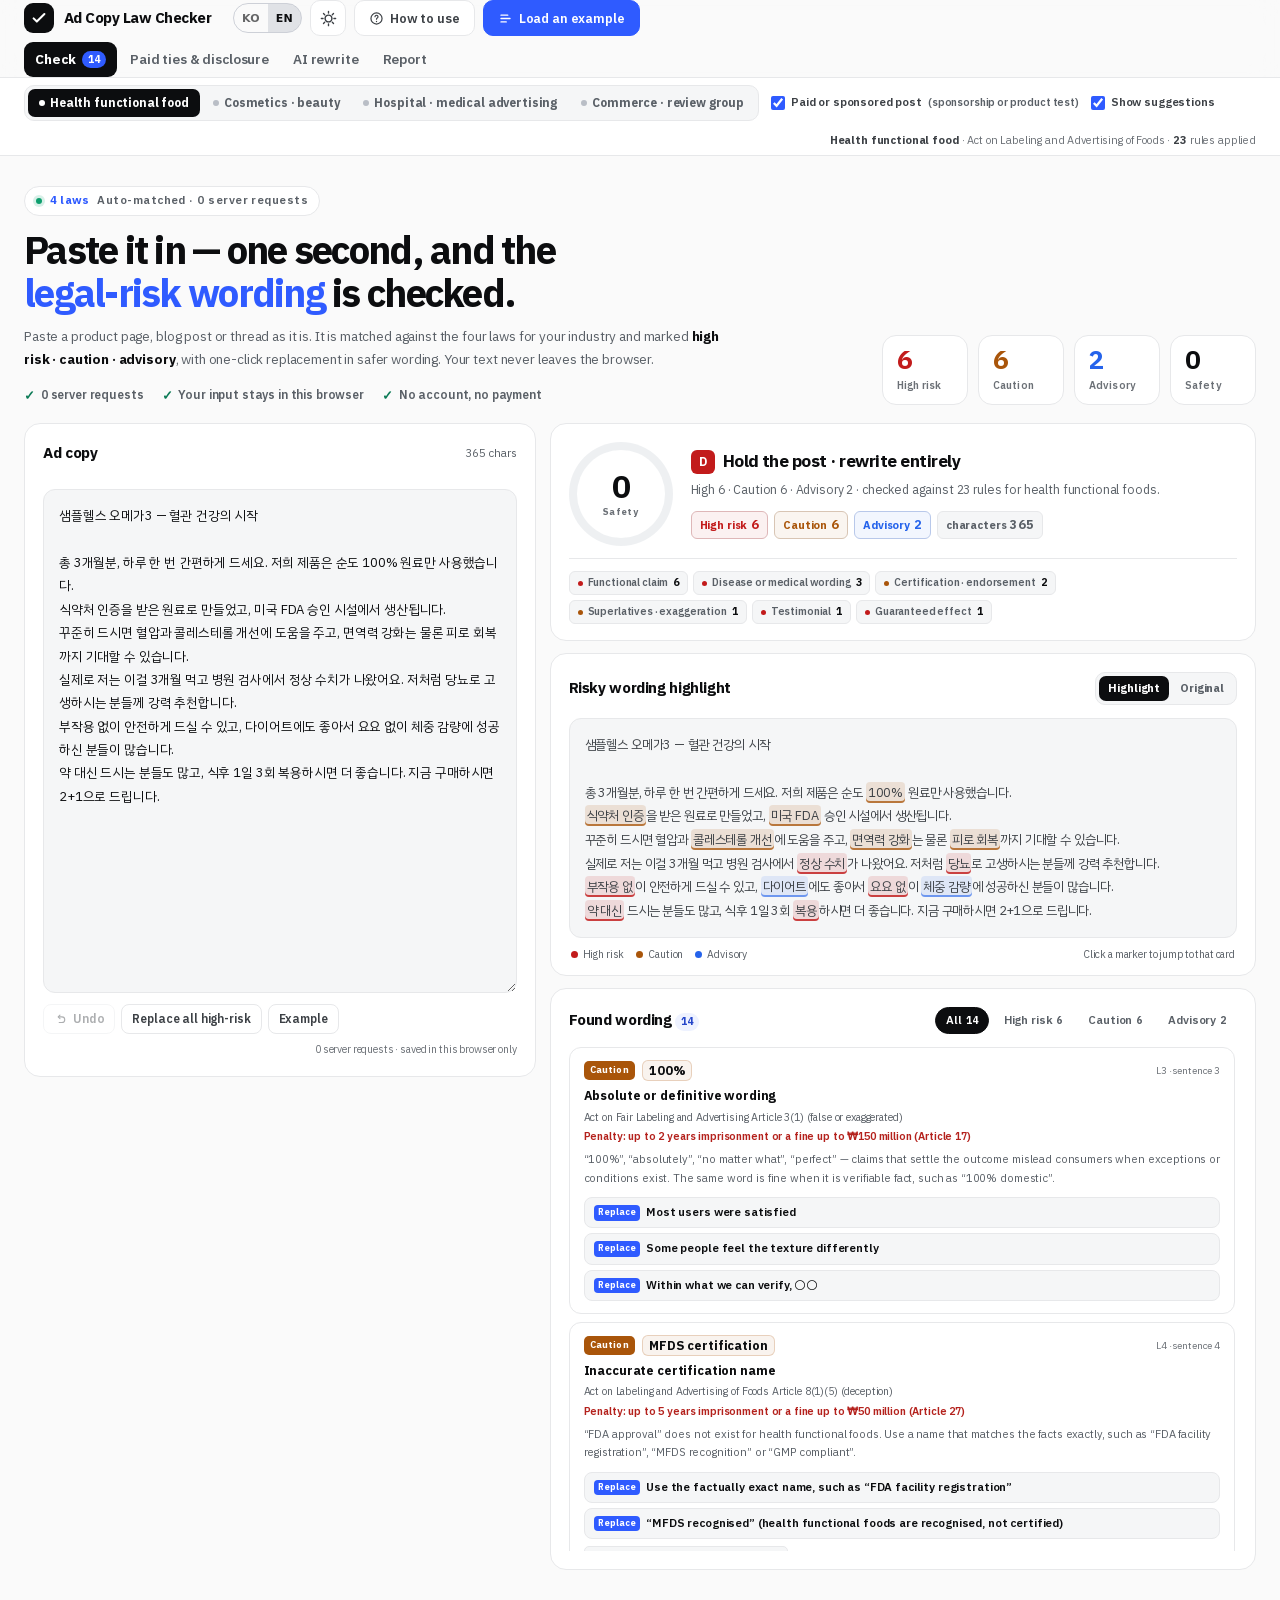
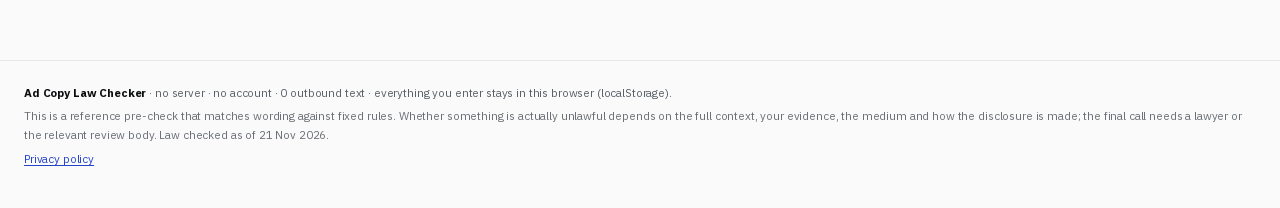
<file: index.html>
<!DOCTYPE html>
<html lang="ko" data-theme="light">
<head>
<meta charset="utf-8" />
<meta name="viewport" content="width=device-width, initial-scale=1, viewport-fit=cover" />
<title>광고 문구 법률 검수기 — 표시광고법·식품표시광고법·화장품법·의료법 금칙어 1초 점검</title>
<meta name="description" content="상세페이지·블로그·스레드 글을 붙여넣으면 표시광고법·식품표시광고법·화장품법·의료법상 위험 표현을 고위험·주의·권고로 표시하고 안전한 대체 문구로 1클릭 치환합니다. 대가성(협찬·광고) 문구 자동 점검·삽입, 내 구독 AI 교정 브리지, 클라이언트용 검수 리포트까지. 본문은 서버로 전송되지 않습니다." />
<meta name="theme-color" content="#FFFFFF" />
<meta name="color-scheme" content="light dark" />
<link rel="icon" href="favicon.svg" type="image/svg+xml" />
<link rel="stylesheet" href="styles.css" />
<script src="i18n-strings.js"></script>
<script src="engines/i18n.js"></script>
</head>
<body>
<a class="skip-link" href="#main">본문으로 바로가기</a>

<header class="topbar">
  <div class="topbar-inner">
    <a class="brand" href="#" data-action="go-scan" aria-label="광고 문구 법률 검수기 홈">
      <span class="brand-mark" aria-hidden="true">
        <svg viewBox="0 0 20 20" width="17" height="17"><path d="M4 10.4l3.6 3.6L16 5.6" fill="none" stroke="currentColor" stroke-width="2.3" stroke-linecap="round" stroke-linejoin="round"/></svg>
      </span>
      <span class="brand-text">
        <strong>광고 문구 법률 검수기</strong>
        <small>AD COPY LAW CHECKER</small>
      </span>
    </a>

    <nav class="tabs" role="tablist" aria-label="주요 화면">
      <button class="tab is-active" role="tab" aria-selected="true" data-tab="scan">검수<span class="tab-count" id="tabScanCount" hidden>0</span></button>
      <button class="tab" role="tab" aria-selected="false" data-tab="disclosure">대가성·고지</button>
      <button class="tab" role="tab" aria-selected="false" data-tab="bridge">AI 교정</button>
      <button class="tab" role="tab" aria-selected="false" data-tab="report">검수 리포트</button>
    </nav>

    <div class="top-actions">
      <button type="button" class="icon-btn" data-action="toggle-theme" aria-label="다크 모드로 전환" title="라이트/다크">
        <svg class="ico-sun" viewBox="0 0 20 20" width="17" height="17" aria-hidden="true"><circle cx="10" cy="10" r="4" fill="none" stroke="currentColor" stroke-width="1.7"/><path d="M10 1.6v2M10 16.4v2M1.6 10h2M16.4 10h2M4.1 4.1l1.4 1.4M14.5 14.5l1.4 1.4M15.9 4.1l-1.4 1.4M5.5 14.5l-1.4 1.4" stroke="currentColor" stroke-width="1.6" stroke-linecap="round"/></svg>
        <svg class="ico-moon" viewBox="0 0 20 20" width="17" height="17" aria-hidden="true"><path d="M16.5 12.4A7 7 0 0 1 7.6 3.5a7 7 0 1 0 8.9 8.9z" fill="none" stroke="currentColor" stroke-width="1.7" stroke-linejoin="round"/></svg>
      </button>
      <button type="button" class="btn btn-ghost" data-action="open-guide">
        <svg viewBox="0 0 20 20" width="15" height="15" aria-hidden="true"><circle cx="10" cy="10" r="7.4" fill="none" stroke="currentColor" stroke-width="1.6"/><path d="M8 7.6a2 2 0 1 1 3 1.8c-.7.4-1 .9-1 1.6" fill="none" stroke="currentColor" stroke-width="1.6" stroke-linecap="round"/><circle cx="10" cy="14" r=".9" fill="currentColor"/></svg>
        <span class="btn-label">사용법</span>
      </button>
      <button type="button" class="btn btn-primary" data-action="load-sample">
        <svg viewBox="0 0 20 20" width="15" height="15" aria-hidden="true"><path d="M4 5.5h9M4 10h12M4 14.5h7" stroke="currentColor" stroke-width="1.8" stroke-linecap="round"/></svg>
        <span class="btn-label">예시 불러오기</span>
      </button>
    </div>
  </div>
</header>

<div class="industry-bar">
  <div class="ib-inner">
    <div class="seg industry-seg" id="industrySeg" role="group" aria-label="업종 선택"></div>
    <div class="ib-opts">
      <label class="check"><input type="checkbox" id="optSponsored" checked /> 대가를 받은 글 <span class="muted">(협찬·체험단)</span></label>
      <label class="check"><input type="checkbox" id="optInfo" checked /> 권고까지 보기</label>
    </div>
    <div class="ib-meta" id="ibMeta"></div>
  </div>
</div>

<main id="main" tabindex="-1">
  <!-- ── 검수 ─────────────────────────────────────────── -->
  <section class="view" id="view-scan" role="tabpanel" aria-label="검수">
    <div class="view-head">
      <div class="view-title">
        <span class="eyebrow"><i class="live-dot"></i><b>4개 법규</b> 자동 대조 · 서버 전송 0건</span>
        <h1 data-i18n-en="Paste it in — one second, and the <em>legal-risk wording</em> is checked.">붙여넣으면 1초, <em>법률 위험 표현</em> 검수</h1>
        <p class="sub" data-i18n-en="Paste a product page, blog post or thread as it is. It is matched against the four laws for your industry and marked <b>high risk · caution · advisory</b>, with one-click replacement in safer wording. Your text never leaves the browser.">상세페이지·블로그·스레드 글을 그대로 붙여넣으세요. 업종별 4대 법규 규칙과 대조해 <b>고위험·주의·권고</b>로 표시하고, 위험이 낮은 문구로 1클릭 치환합니다. 본문은 브라우저 밖으로 나가지 않습니다.</p>
        <div class="trust">
          <span><b>✓</b> 서버 전송 0건</span>
          <span><b>✓</b> 입력값은 이 브라우저에만</span>
          <span><b>✓</b> 계정·결제 없음</span>
        </div>
      </div>
      <div class="summary" id="scanSummary"></div>
    </div>

    <div class="scan-grid">
      <div class="panel input-panel">
        <div class="panel-head">
          <h2>광고 문구</h2>
          <span class="muted" id="charCount">0자</span>
        </div>
        <textarea id="adText" spellcheck="false" aria-label="검수할 광고 문구"
          placeholder="여기에 광고 문구를 붙여넣으세요.&#10;&#10;예) &#10;샘플헬스 오메가3 — 혈관 건강의 시작&#10;꾸준히 드시면 콜레스테롤 개선에 도움을 주고, 면역력 강화까지 기대할 수 있습니다.&#10;부작용 없이 안전하게 드실 수 있습니다."></textarea>
        <div class="input-foot">
          <div class="undo-group">
            <button type="button" class="btn btn-ghost btn-sm" id="undoBtn" data-action="undo" disabled>
              <svg viewBox="0 0 20 20" width="13" height="13" aria-hidden="true"><path d="M7 6H12.2a4.3 4.3 0 0 1 0 8.6H8" fill="none" stroke="currentColor" stroke-width="1.7" stroke-linecap="round"/><path d="M9.2 3.4L6.4 6l2.8 2.6" fill="none" stroke="currentColor" stroke-width="1.7" stroke-linecap="round" stroke-linejoin="round"/></svg>
              되돌리기
            </button>
            <button type="button" class="btn btn-ghost btn-sm" data-action="apply-all">고위험 일괄 치환</button>
            <button type="button" class="btn btn-ghost btn-sm" data-action="load-sample">예시</button>
          </div>
          <span class="input-note" id="inputNote">서버 전송 0건 · 저장은 이 브라우저에만</span>
        </div>
      </div>

      <div class="result-col">
        <div class="panel score-panel">
          <div class="score-main">
            <div class="gauge" id="gauge" style="--p:100;--gc:#0B7A55">
              <div class="gauge-inner">
                <b id="safetyNum">100</b>
                <span>안전도</span>
              </div>
            </div>
            <div class="score-text">
              <div class="score-top">
                <span class="badge grade a" id="gradeBadge">A</span>
                <strong id="gradeLabel">패턴 기준 통과</strong>
              </div>
              <p class="score-sub" id="scoreSub">아직 검수할 문구가 없습니다.</p>
              <div class="sev-chips" id="sevChips"></div>
            </div>
          </div>
          <div class="group-chips" id="groupChips"></div>
        </div>

        <div class="panel hl-panel">
          <div class="panel-head">
            <h2>위험 표현 하이라이트</h2>
            <div class="seg mini" id="hlSeg" role="group" aria-label="하이라이트 보기">
              <button type="button" data-hl="mark" class="is-on">하이라이트</button>
              <button type="button" data-hl="plain">원문</button>
            </div>
          </div>
          <div class="hl-body" id="hlView" aria-live="polite">
            <p class="hl-empty">왼쪽에 광고 문구를 붙여넣으면 위험한 표현에 색이 입혀집니다.</p>
          </div>
          <div class="hl-legend">
            <span><i class="dot high"></i>고위험</span>
            <span><i class="dot warn"></i>주의</span>
            <span><i class="dot info"></i>권고</span>
            <span class="muted">표시를 누르면 해당 카드로 이동합니다</span>
          </div>
        </div>

        <div class="panel findings-panel">
          <div class="panel-head">
            <h2>발견된 표현 <span class="count-pill" id="findingCount">0</span></h2>
            <div class="chip-row" id="sevFilter" role="group" aria-label="심각도 필터"></div>
          </div>
          <div class="findings" id="findingsList"></div>
          <div class="findings-empty" id="findingsEmpty">
            <p><strong>규칙 기준 위험 표현 0건입니다.</strong></p>
            <p class="muted">다만 이미지·영상 속 문구, 전체 맥락, 근거 자료는 검사하지 않습니다. 아래 체크리스트와 검수 리포트를 함께 확인하세요.</p>
          </div>
        </div>
      </div>
    </div>
  </section>

  <!-- ── 대가성·고지 ──────────────────────────────────── -->
  <section class="view" id="view-disclosure" role="tabpanel" aria-label="대가성·고지" hidden>
    <div class="view-head">
      <div class="view-title">
        <span class="eyebrow"><b>공정위</b> 추천·보증 심사지침 · 2026.6.1 시행</span>
        <h1 data-i18n-en="Paid disclosure · the <em>required notices</em>.">대가성 표시 · <em>필수 고지</em></h1>
        <p class="sub">공정위 「추천·보증 등에 관한 표시·광고 심사지침」(2026.6.1 시행)은 대가를 받은 후기의 <b>경제적 이해관계</b>를 제목이나 첫 부분에 표시하도록 합니다. 받은 내용을 고르면 문구가 만들어지고, 본문 맨 앞에 바로 넣을 수 있습니다.</p>
      </div>
      <div class="summary" id="discSummary"></div>
    </div>

    <div class="disc-grid">
      <div class="panel disc-form">
        <div class="panel-head"><h2>받은 내용</h2><span class="muted">해당하는 것 하나</span></div>
        <div class="check-grid kind-grid" id="kindGrid" role="group" aria-label="대가 유형"></div>

        <div class="field-row">
          <div class="field grow">
            <label for="brandName">업체·브랜드명 <span class="muted">(선택)</span></label>
            <input id="brandName" type="text" maxlength="40" placeholder="예: 샘플뷰티" autocomplete="off" />
          </div>
          <div class="field">
            <label for="mediaSel">올릴 곳</label>
            <select id="mediaSel"></select>
          </div>
        </div>

        <div class="disc-preview">
          <span class="preview-label">표시 문구</span>
          <p id="discSentence">본 게시물은 해당 업체로부터 제품을 무상으로 제공받아 작성했습니다.</p>
          <span class="preview-tip" id="discTip"></span>
        </div>

        <div class="prompt-actions">
          <button type="button" class="btn btn-primary btn-sm" data-action="insert-disclosure">본문 맨 앞에 넣기</button>
          <button type="button" class="btn btn-ghost btn-sm" data-action="copy-disclosure">문구 복사</button>
          <span class="muted" id="discState"></span>
        </div>

        <div class="guide-block">
          <h3 class="mini-title">표시 위치 — 지침이 정한 형식</h3>
          <ul class="rule-list">
            <li><b>제목 또는 첫 부분.</b> 본문과 구분되게, 글자 크기를 본문보다 크게 하거나 색을 달리합니다.</li>
            <li><b>댓글·더보기 뒤는 인정되지 않습니다.</b> 추가 동작이 필요한 위치는 표시로 보지 않습니다.</li>
            <li><b>사진 매체</b>는 사진 안에 넣거나, 본문 첫 부분에 넣습니다. 해시태그는 원칙적으로 첫 번째.</li>
            <li><b>동영상</b>은 제목·영상 시작과 끝에 넣고, 길면 5분마다 반복합니다.</li>
          </ul>
        </div>

        <div class="guide-block">
          <h3 class="mini-title">표시로 <em>인정되지 않는</em> 표현</h3>
          <div class="bad-words" id="badWords"></div>
          <p class="foot-note">위 단어는 지침이 "명확한 내용에 해당하지 않는 예시"로 든 것입니다. 받은 내용과 대가성을 함께 쓰세요.</p>
        </div>
      </div>

      <div class="panel checklist-panel">
        <div class="panel-head">
          <h2>필수 고지 체크리스트</h2>
          <span class="muted" id="checkSummary"></span>
        </div>
        <div class="checklist" id="checklist"></div>
        <p class="foot-note">✓ 통과 · ✕ 보완 필요 · ? 직접 확인. 자동 판정은 문구 안에 해당 표현이 있는지만 봅니다. 실제 고지가 화면에 보이는지는 눈으로 확인하세요.</p>
      </div>
    </div>
  </section>

  <!-- ── AI 교정 ──────────────────────────────────────── -->
  <section class="view" id="view-bridge" role="tabpanel" aria-label="AI 교정" hidden>
    <div class="view-head">
      <div class="view-title">
        <span class="eyebrow"><b>내 구독 AI</b>로 고치고 · 다시 검수</span>
        <h1 data-i18n-en="Fix it with the AI you already pay for, <em>safely</em>.">내 구독 AI로 <em>안전하게</em> 고치기</h1>
        <p class="sub">걸린 문장과 업종 규칙, 대가성 상태를 하나의 프롬프트로 묶습니다. 프롬프트를 복사하고 평소 쓰는 AI에 붙여넣으면, 사실을 새로 만들지 않는 선에서 문구를 고쳐 줍니다. 고친 글을 아래에 붙여넣으면 다시 검수합니다.</p>
      </div>
      <div class="summary" id="bridgeSummary"></div>
    </div>

    <div class="bridge-grid">
      <div class="panel">
        <div class="panel-head">
          <h2>교정 프롬프트</h2>
          <span class="muted" id="promptLen"></span>
        </div>
        <div class="seg" id="modeSeg" role="group" aria-label="교정 강도">
          <button type="button" data-mode="fix" class="is-on">걸린 표현만 교체</button>
          <button type="button" data-mode="rewrite">전체 다시 쓰기</button>
        </div>
        <pre class="prompt-box" id="promptBox" tabindex="0" data-i18n-skip></pre>
        <div class="prompt-actions">
          <button type="button" class="btn btn-primary btn-sm" data-action="copy-prompt">프롬프트 복사</button>
          <button type="button" class="btn btn-ghost btn-sm" data-action="download-prompt">.txt</button>
          <span class="muted" id="copyState"></span>
        </div>
        <div class="free-taste" id="freeTaste">
          <div class="free-taste-head">
            <strong>키 없이 무료로 교정받기</strong>
            <span class="muted" id="freeStatus">하루 5회</span>
          </div>
          <div class="prompt-actions">
            <button type="button" class="btn btn-primary btn-sm" data-action="free-fix">무료 AI로 교정</button>
            <span class="muted" id="freeRemain"></span>
          </div>
          <div class="free-limit" id="freeLimitCard" hidden></div>
          <p class="bridge-note">위 프롬프트를 그대로 보냅니다. 무료 체험은 외부 AI 제공자로 전송되니 민감한 내용은 넣지 마세요.</p>
        </div>
        <div class="bridge-btns" id="bridgeBtns"></div>
        <p class="bridge-note" id="bridgeNote">각 서비스 로그인은 직접 하셔야 합니다. 프롬프트가 클립보드에 복사된 상태로 새 창이 열립니다.</p>
        <p class="bridge-note">이 도구는 AI 서비스에 본문을 자동 전송하지 않습니다. 붙여넣는 순간부터는 해당 서비스의 약관이 적용됩니다.</p>
      </div>

      <div class="panel">
        <div class="panel-head">
          <h2>AI가 고쳐 준 글 붙여넣기</h2>
          <span class="ai-badge" id="bridgeBadge" hidden>교정본</span>
        </div>
        <textarea id="aiAnswer" class="ai-answer" spellcheck="false" placeholder="ChatGPT·Claude·Gemini가 고쳐 준 본문을 통째로 붙여넣으세요.&#10;머리말·코드블록은 자동으로 걷어냅니다."></textarea>
        <div class="ai-result" id="aiResult"></div>
        <div class="prompt-actions">
          <button type="button" class="btn btn-primary btn-sm" data-action="apply-ai">이 글로 교체하고 재검수</button>
          <button type="button" class="btn btn-ghost btn-sm" data-action="clear-ai">비우기</button>
          <button type="button" class="btn btn-ghost btn-sm" data-action="revert-ai" id="revertAi" hidden>교체 전으로</button>
        </div>
        <div class="bridge-loop">
          <h3 class="mini-title">반복 검수 루프</h3>
          <ol class="loop-list">
            <li><span>1</span>검수 탭에서 위험 표현을 확인합니다.</li>
            <li><span>2</span>여기서 프롬프트를 복사해 내 AI에 붙여넣습니다.</li>
            <li><span>3</span>AI가 준 본문을 붙여넣고 <b>교체하고 재검수</b>를 누릅니다.</li>
            <li><span>4</span>안전도가 <b>0건 통과</b>가 될 때까지 1~3을 반복합니다.</li>
          </ol>
        </div>
      </div>
    </div>
  </section>

  <!-- ── 검수 리포트 ──────────────────────────────────── -->
  <section class="view" id="view-report" role="tabpanel" aria-label="검수 리포트" hidden>
    <div class="view-head">
      <div class="view-title">
        <span class="eyebrow"><b>1장 요약</b> · 클라이언트 전달용</span>
        <h1 data-i18n-en="A <em>check report</em> for your client.">클라이언트용 <em>검수 리포트</em></h1>
        <p class="sub">같은 검수 결과로 1장짜리 사전 점검 리포트를 만듭니다. 광고주·클라이언트에게 "사전 검수했고, 남은 위험은 이것"이라고 설명할 때 쓰세요. 근거와 제재, 권장 문구, 필수 고지 상태가 함께 들어갑니다.</p>
      </div>
      <div class="summary" id="reportSummary"></div>
    </div>

    <div class="panel">
      <div class="panel-head">
        <h2>리포트 미리보기</h2>
        <span class="muted" id="reportMeta"></span>
      </div>
      <div class="field-row report-fields">
        <div class="field grow">
          <label for="projectName">프로젝트·브랜드명 <span class="muted">(선택)</span></label>
          <input id="projectName" type="text" maxlength="60" placeholder="예: 샘플뷰티 11월 상세페이지" autocomplete="off" />
        </div>
        <div class="field">
          <label for="reviewerName">검수자 <span class="muted">(선택)</span></label>
          <input id="reviewerName" type="text" maxlength="40" placeholder="예: 김마케터" autocomplete="off" />
        </div>
      </div>
      <pre class="report-box" id="reportBox" tabindex="0" aria-live="polite"></pre>
      <div class="prompt-actions">
        <button type="button" class="btn btn-primary btn-sm" data-action="copy-report">리포트 복사</button>
        <button type="button" class="btn btn-ghost btn-sm" data-action="download-report">.txt 저장</button>
        <button type="button" class="btn btn-ghost btn-sm" data-action="download-csv">.csv 저장</button>
        <button type="button" class="btn btn-ghost btn-sm" data-action="print-report">인쇄 / PDF</button>
        <span class="muted" id="reportChars"></span>
      </div>
      <p class="foot-note" id="reportNote"></p>
    </div>
  </section>
</main>

<footer class="footer">
  <div class="footer-inner">
    <p><strong>광고 문구 법률 검수기</strong> · 서버 없음 · 계정 없음 · 본문 외부 전송 0건 · 모든 입력은 이 브라우저(localStorage)에만 저장됩니다.</p>
    <p class="muted">이 도구는 문구 패턴을 미리 정한 규칙과 대조하는 참고용 사전 점검 도구입니다. 실제 위법 여부는 광고의 전체 맥락, 근거 자료, 매체, 고지 방식에 따라 달라지며 최종 판단은 변호사·각 심의기관의 확인이 필요합니다. 법령 기준일 2026-11-21.</p>
    <p class="muted"><a href="privacy.html">개인정보 처리방침</a></p>
  </div>
</footer>

<div class="modal-root" id="modalRoot" hidden></div>
<div class="toast-root" id="toastRoot" aria-live="polite"></div>

<script src="engines/es-hangul.js"></script>
<script src="engines/korean-text.js"></script>
<script src="engines/free-ai-client.js"></script>
<script src="data.js"></script>
<script src="core.js"></script>
<script src="engines/ai-bridge.js"></script>
<script src="app.js"></script>
</body>
</html>
</file>
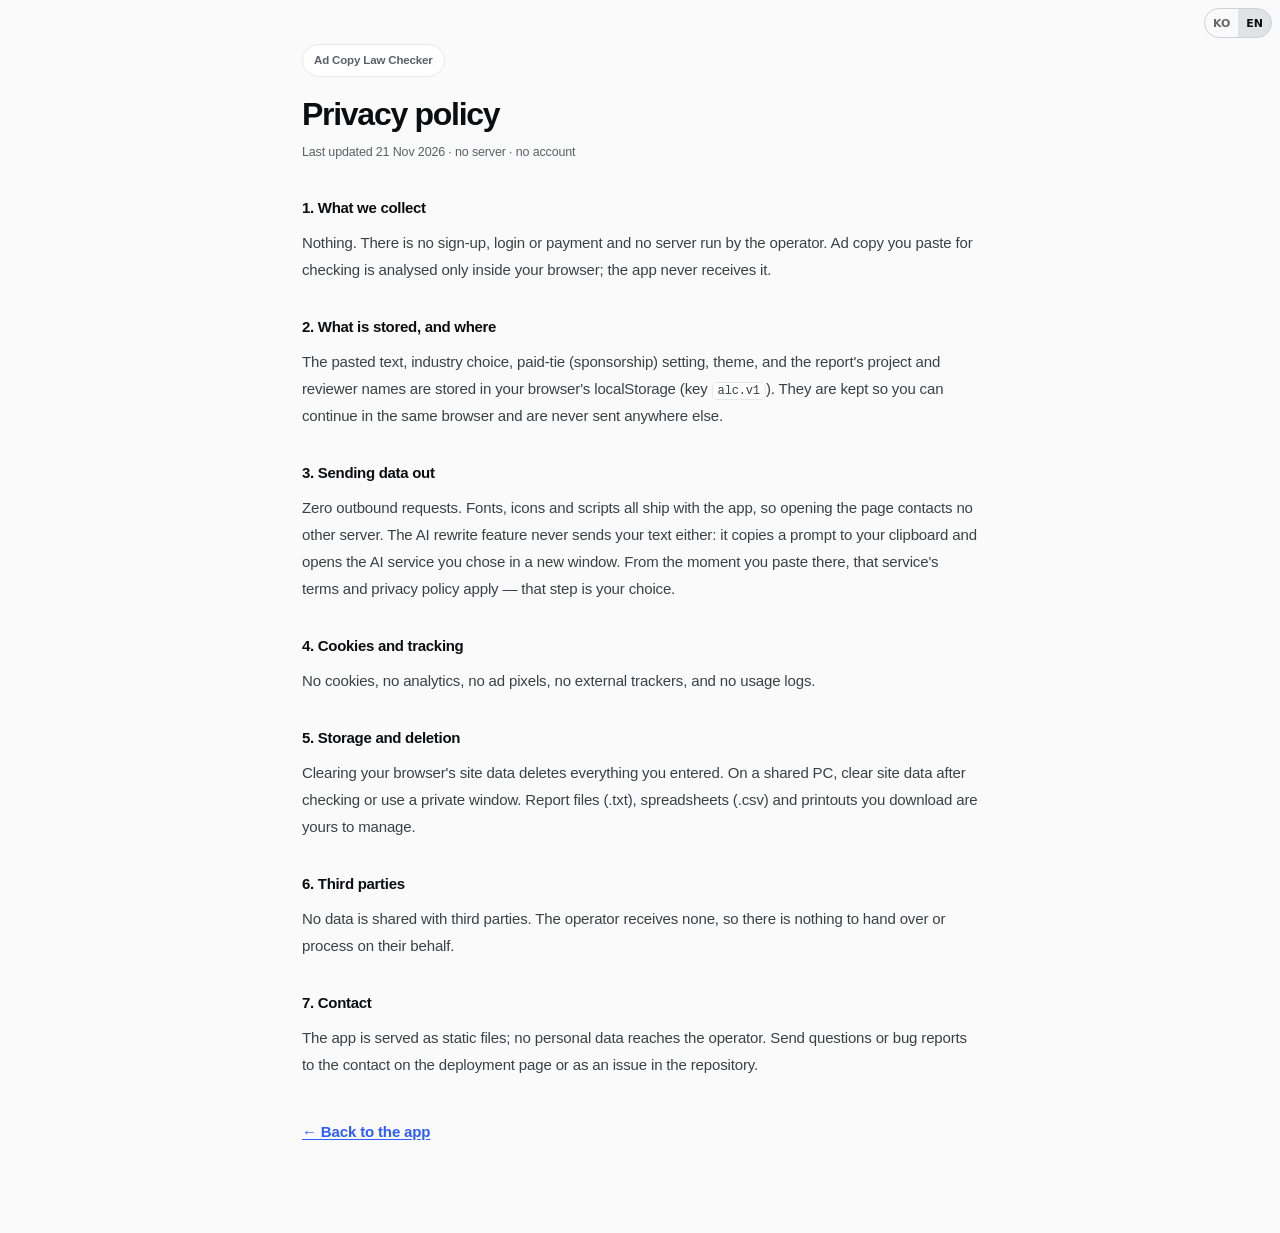
<file: privacy.html>
<!DOCTYPE html>
<html lang="ko">
<head>
<meta charset="utf-8" />
<meta name="viewport" content="width=device-width, initial-scale=1" />
<link rel="icon" href="favicon.svg" />
<script src="i18n-strings.js"></script>
<script src="engines/i18n.js"></script>
<title>개인정보 처리 방침 — 광고 문구 법률 검수기</title>
<meta name="description" content="광고 문구 법률 검수기는 서버 없이 브라우저에서만 동작하는 정적 앱으로, 본문을 수집하거나 외부로 전송하지 않습니다." />
<style>
  :root {
    color-scheme: light dark;
    --bg: #FAFAFA; --surface: #FFFFFF; --ink: #0C0D0F; --ink-2: #3C4045; --ink-3: #5A6067;
    --line: #E7E8EA; --accent: #2F5BFF;
  }
  @media (prefers-color-scheme: dark) {
    :root { --bg: #0A0B0D; --surface: #121316; --ink: #F4F5F7; --ink-2: #C7CBD2; --ink-3: #A6ACB5; --line: #24262B; --accent: #8AA4FF; }
  }
  * { box-sizing: border-box; }
  body {
    max-width: 720px; margin: 0 auto; padding: 44px 22px 88px;
    font: 15px/1.8 'PlexKR', -apple-system, BlinkMacSystemFont, 'Apple SD Gothic Neo', 'Malgun Gothic', sans-serif;
    color: var(--ink); background: var(--bg); letter-spacing: -0.01em;
    -webkit-font-smoothing: antialiased;
  }
  .badge {
    display: inline-flex; align-items: center; gap: 7px; margin-bottom: 18px;
    font-size: 11.5px; font-weight: 700; color: var(--ink-3);
    background: var(--surface); border: 1px solid var(--line); border-radius: 999px; padding: 5px 11px;
  }
  h1 { font-size: clamp(24px, 4vw, 32px); line-height: 1.2; letter-spacing: -.04em; font-weight: 800; margin: 0; }
  h2 { font-size: 15px; letter-spacing: -.02em; font-weight: 800; margin: 30px 0 8px; }
  p { margin: 0 0 6px; color: var(--ink-2); }
  .muted { color: var(--ink-3); font-size: 12.5px; margin-top: 8px; }
  a { color: var(--accent); text-decoration: underline; text-underline-offset: 2px; }
  ul { padding-left: 20px; color: var(--ink-2); }
  code { background: var(--surface); border: 1px solid var(--line); border-radius: 5px; padding: 1px 5px; font-size: 12px; }
  .back { display: inline-block; margin-top: 34px; font-weight: 700; }
</style>
</head>
<body>
<span class="badge">광고 문구 법률 검수기</span>
<h1>개인정보 처리 방침</h1>
<p class="muted">최종 갱신 2026-11-21 · 서버 없음 · 계정 없음</p>

<h2>1. 수집하는 개인정보</h2>
<p>없습니다. 회원가입·로그인·결제가 없고 운영자 서버가 없습니다. 검수하려고 붙여넣은 광고 문구는 이용자의 브라우저 안에서만 분석되며, 앱이 그 내용을 받아 가지 않습니다.</p>

<h2>2. 저장 위치와 항목</h2>
<p>붙여넣은 본문, 업종 선택, 대가성(협찬·광고) 설정, 테마, 검수 리포트의 프로젝트명·검수자명이 브라우저 localStorage(키 <code>alc.v1</code>)에 저장됩니다. 저장된 값은 같은 브라우저에서 다시 열었을 때 이어서 쓰기 위한 것이며, 다른 곳으로 보내지 않습니다.</p>

<h2>3. 외부 전송</h2>
<p>외부 전송이 0건입니다. 폰트·아이콘·스크립트를 포함한 모든 파일을 이 앱과 함께 배포하므로, 페이지를 열 때 다른 서버로 요청을 보내지 않습니다. AI 교정 기능도 본문을 자동 전송하지 않고, 교정용 프롬프트를 클립보드에 복사한 뒤 이용자가 선택한 AI 서비스를 새 창으로 열어 주는 방식입니다. 그 창에 붙여넣는 순간부터는 해당 AI 서비스의 약관과 개인정보 처리 방침이 적용되며, 이는 이용자의 선택입니다.</p>

<h2>4. 쿠키·추적</h2>
<p>쿠키를 쓰지 않습니다. 분석 도구·광고 픽셀·외부 트래커를 넣지 않으며, 이용 기록을 수집하지 않습니다.</p>

<h2>5. 보관과 삭제</h2>
<p>입력한 내용은 브라우저의 사이트 데이터를 지우면 함께 삭제됩니다. 공용 PC에서는 검수 후 사이트 데이터를 지우거나 시크릿 창을 쓰시길 권합니다. 내려받은 리포트 파일(.txt)·스프레드시트(.csv)·인쇄물은 이용자가 직접 관리합니다.</p>

<h2>6. 제3자 제공</h2>
<p>제3자에게 제공하는 데이터가 없습니다. 운영자는 이용자의 데이터를 받지 않으므로 별도 제공·위탁이 없습니다.</p>

<h2>7. 문의</h2>
<p>이 앱은 정적 파일로 배포되며 운영자에게 개인정보가 전달되지 않습니다. 문의·오류 제보는 배포 페이지에 안내된 연락처나 배포 저장소의 이슈로 남겨 주세요.</p>

<a class="back" href="./">← 앱으로 돌아가기</a>
</body>
</html>
</file>
<file: styles.css>
/* ============================================================
   광고 문구 법률 검수기 · styles.css
   디자인 시스템: A — Crisp Bento SaaS
   순백 작업대(#FFFFFF) · 배경 #FAFAFA · 1px 헤어라인 #E7E8EA
   16px 타일 라운드 · 잉크 #0C0D0F · 코발트 #2F5BFF 단일 액센트
   산세리프 800 헤드라인 · 본문 대비 4.5:1 이상
   빌드 없는 정적 CSS. 색은 [data-theme]로만 바뀐다.
   ============================================================ */

@font-face {
  font-family: 'PlexKR';
  src: url('assets/fonts/plexkr-Regular.woff2') format('woff2');
  font-weight: 400; font-style: normal; font-display: swap;
}
@font-face {
  font-family: 'PlexKR';
  src: url('assets/fonts/plexkr-SemiBold.woff2') format('woff2');
  font-weight: 500 600; font-style: normal; font-display: swap;
}
@font-face {
  font-family: 'PlexKR';
  src: url('assets/fonts/plexkr-Bold.woff2') format('woff2');
  font-weight: 700 900; font-style: normal; font-display: swap;
}

:root {
  --font: 'PlexKR', -apple-system, BlinkMacSystemFont, 'Segoe UI', 'Apple SD Gothic Neo', 'Malgun Gothic', sans-serif;
  --mono: ui-monospace, SFMono-Regular, Menlo, Consolas, monospace;

  /* surfaces */
  --bg: #FAFAFA;
  --surface: #FFFFFF;
  --surface-2: #F5F6F7;
  --surface-3: #EEF0F2;
  --line: #E7E8EA;
  --line-strong: #D7D9DD;

  /* ink */
  --ink: #0C0D0F;
  --ink-2: #3C4045;
  --ink-3: #5A6067;
  --ink-4: #6B7076;

  /* single accent */
  --brand: #2F5BFF;
  --brand-2: #2445C9;
  --brand-fill: #2F5BFF;
  --brand-soft: #EEF2FF;
  --accent: #2F5BFF;

  /* semantic (data meaning, not decoration) — all pass 4.5:1 as text */
  --ok: #0B7A55;
  --warn: #A9550A;
  --danger: #B4211C;
  --high: #C21B1B;
  --mid: #A9550A;
  --low: #2563EB;
  --teal: #0B7A55;

  --shadow-1: 0 1px 2px rgba(12, 13, 15, .04);
  --shadow-2: 0 12px 28px -20px rgba(12, 13, 15, .35);
  --shadow-3: 0 30px 80px -30px rgba(12, 13, 15, .45);

  --r-sm: 8px;
  --r-md: 12px;
  --r-lg: 16px;
  --r-xl: 20px;
  --maxw: 1380px;
  --topbar-h: 62px;
  --ibar-h: 46px;
}

[data-theme="dark"] {
  --bg: #0A0B0D;
  --surface: #121316;
  --surface-2: #17181C;
  --surface-3: #1E2025;
  --line: #24262B;
  --line-strong: #34373E;

  --ink: #F4F5F7;
  --ink-2: #C7CBD2;
  --ink-3: #A6ACB5;
  --ink-4: #9AA0A9;

  --brand: #8AA4FF;
  --brand-2: #5B7BFF;
  --brand-fill: #2F5BFF;
  --brand-soft: rgba(47, 91, 255, .18);
  --accent: #8AA4FF;

  --ok: #3ED9A0;
  --warn: #F7BE6A;
  --danger: #FF9A94;
  --high: #FF8F88;
  --mid: #F7BE6A;
  --low: #94B7FF;
  --teal: #3ED9A0;

  --shadow-1: 0 1px 2px rgba(0, 0, 0, .45);
  --shadow-2: 0 16px 40px -22px rgba(0, 0, 0, .9);
  --shadow-3: 0 40px 100px -40px #000;
}

* { box-sizing: border-box; }
[hidden] { display: none !important; }
html { -webkit-text-size-adjust: 100%; scroll-padding-top: calc(var(--topbar-h) + var(--ibar-h) + 16px); }
body {
  margin: 0;
  font-family: var(--font);
  background: var(--bg);
  color: var(--ink);
  font-size: 14px;
  line-height: 1.55;
  letter-spacing: -0.01em;
  -webkit-font-smoothing: antialiased;
  text-rendering: optimizeLegibility;
}
h1, h2, h3, h4 { margin: 0; font-weight: 700; letter-spacing: -0.02em; }
p { margin: 0; }
a { color: inherit; text-decoration: none; }
button, input, select, textarea { font-family: inherit; letter-spacing: inherit; }
::selection { background: rgba(47, 91, 255, .18); }

.sr-only {
  position: absolute; width: 1px; height: 1px; padding: 0; margin: -1px;
  overflow: hidden; clip: rect(0 0 0 0); white-space: nowrap; border: 0;
}
.skip-link {
  position: fixed; left: 12px; top: -60px; z-index: 200;
  background: var(--ink); color: var(--surface); padding: 10px 14px; border-radius: 10px;
  transition: top .15s ease;
}
.skip-link:focus { top: 12px; }
:focus-visible { outline: 2px solid var(--brand); outline-offset: 2px; border-radius: 6px; }
.muted { color: var(--ink-3); }
.num { text-align: right; font-variant-numeric: tabular-nums; }

/* ── 상단 바 · A안 필 내비게이션 ─────────────────── */
.topbar {
  position: sticky; top: 0; z-index: 40;
  background: color-mix(in srgb, var(--bg) 86%, transparent);
  backdrop-filter: blur(14px) saturate(1.2);
  -webkit-backdrop-filter: blur(14px) saturate(1.2);
  border-bottom: 1px solid var(--line);
}
.topbar-inner {
  max-width: var(--maxw); margin: 0 auto; padding: 0 24px;
  display: flex; align-items: center; gap: 22px; min-height: var(--topbar-h);
}
.brand { display: flex; align-items: center; gap: 10px; flex: none; border-radius: 10px; }
.brand-mark {
  width: 30px; height: 30px; border-radius: 9px;
  background: var(--ink); color: var(--surface);
  display: grid; place-items: center; flex: none;
  font-size: 14px; font-weight: 800; letter-spacing: -0.05em;
}
[data-theme="dark"] .brand-mark { background: #F4F5F7; color: #0C0D0F; }
.brand-mark svg { width: 18px; height: 18px; display: block; }
.brand-text { display: flex; flex-direction: column; line-height: 1.12; min-width: 0; }
.brand-text strong { font-size: 15px; font-weight: 800; letter-spacing: -0.035em; white-space: nowrap; }
.brand-text small { font-size: 8.5px; letter-spacing: .14em; color: var(--ink-4); font-weight: 600; margin-top: 3px; white-space: nowrap; }

.tabs { display: flex; gap: 2px; flex: 1 1 auto; min-width: 0; overflow-x: auto; scrollbar-width: none; }
.tabs::-webkit-scrollbar { display: none; }
.tab {
  position: relative; border: 0; background: transparent; color: var(--ink-3);
  font-size: 13.5px; font-weight: 600; padding: 7px 11px; border-radius: 9px;
  cursor: pointer; white-space: nowrap; display: inline-flex; align-items: center; gap: 6px;
  transition: color .15s, background .15s;
}
.tab:hover { color: var(--ink); background: var(--surface-2); }
.tab.is-active { color: var(--surface); background: var(--ink); font-weight: 700; }
[data-theme="dark"] .tab.is-active { color: #0C0D0F; background: #F4F5F7; }
.tab-count {
  background: var(--brand-fill); color: #fff; border-radius: 999px;
  font-size: 10px; font-weight: 800; padding: 1px 6px; min-width: 18px; text-align: center;
  font-variant-numeric: tabular-nums;
}
.tab.is-active .tab-count { background: var(--brand-fill); color: #fff; }
.top-actions { display: flex; align-items: center; gap: 8px; flex: none; }
.icon-btn {
  width: 36px; height: 36px; display: grid; place-items: center; flex: none;
  border: 1px solid var(--line); border-radius: 10px; background: var(--surface);
  color: var(--ink-2); cursor: pointer; transition: background .15s, color .15s, border-color .15s;
}
.icon-btn:hover { background: var(--surface-2); color: var(--ink); border-color: var(--line-strong); }
[data-theme="light"] .ico-moon { display: none; }
[data-theme="dark"] .ico-sun { display: none; }

/* ── 버튼 ───────────────────────────────────────── */
.btn {
  display: inline-flex; align-items: center; gap: 6px; justify-content: center;
  border: 1px solid transparent; background: var(--surface-3); color: var(--ink);
  height: 36px; padding: 0 14px; border-radius: 10px; font-size: 13px; font-weight: 600;
  cursor: pointer; white-space: nowrap;
  transition: background .15s, border-color .15s, color .15s, transform .12s;
}
.btn:hover { filter: brightness(.98); }
.btn:active { transform: translateY(1px); }
.btn-primary { background: var(--brand-fill); border-color: var(--brand-fill); color: #fff; }
.btn-primary:hover { background: var(--brand-2); border-color: var(--brand-2); filter: none; }
.btn-ghost { background: var(--surface); border-color: var(--line); color: var(--ink-2); }
.btn-ghost:hover { background: var(--surface-2); border-color: var(--line-strong); color: var(--ink); filter: none; }
.btn.danger { color: var(--danger); border-color: color-mix(in srgb, var(--danger) 35%, var(--line)); }
.btn:disabled { opacity: .42; cursor: not-allowed; }
.btn:disabled:hover { filter: none; background: var(--surface); border-color: var(--line); color: var(--ink-2); }
.btn-sm { height: 30px; padding: 0 10px; font-size: 12px; border-radius: 8px; }

/* ── 업종 바 ─────────────────────────────────────── */
.industry-bar {
  border-bottom: 1px solid var(--line);
  background: color-mix(in srgb, var(--surface) 88%, transparent);
  position: sticky; top: var(--topbar-h); z-index: 30;
  backdrop-filter: blur(10px); -webkit-backdrop-filter: blur(10px);
}
.ib-inner {
  max-width: var(--maxw); margin: 0 auto; padding: 7px 24px;
  display: flex; align-items: center; gap: 12px; flex-wrap: wrap; min-height: var(--ibar-h);
}
.seg { display: inline-flex; background: var(--surface-2); padding: 3px; border-radius: 10px; gap: 2px; flex: none; border: 1px solid var(--line); }
.seg button {
  border: 0; background: transparent; border-radius: 7px; padding: 5px 11px;
  font-size: 12px; font-weight: 700; color: var(--ink-3); cursor: pointer;
  display: inline-flex; align-items: center; gap: 5px; white-space: nowrap;
  transition: background .15s, color .15s;
}
.seg button:hover { color: var(--ink); }
.seg button.is-on { background: var(--ink); color: var(--surface); }
[data-theme="dark"] .seg button.is-on { background: #F4F5F7; color: #0C0D0F; }
.seg.mini { background: var(--surface-2); }
.seg.mini button { padding: 4px 9px; font-size: 11.5px; }
.industry-seg { overflow-x: auto; scrollbar-width: none; max-width: 100%; }
.industry-seg::-webkit-scrollbar { display: none; }
.ind-dot { width: 6px; height: 6px; border-radius: 50%; background: #B9BEC6; flex: none; }
.seg button.is-on .ind-dot { background: currentColor; }
.ib-opts { display: flex; align-items: center; gap: 12px; flex-wrap: wrap; }
.ib-meta { margin-left: auto; font-size: 11px; color: var(--ink-4); text-align: right; line-height: 1.4; }
.ib-meta b { color: var(--ink-2); font-weight: 700; }
.check { display: inline-flex; align-items: center; gap: 6px; font-size: 11.5px; color: var(--ink-2); cursor: pointer; font-weight: 500; }
.check input { width: 14px; height: 14px; accent-color: var(--brand); margin: 0; }
.check .muted { font-size: 10.5px; }

/* ── 레이아웃 ────────────────────────────────────── */
main { max-width: var(--maxw); margin: 0 auto; padding: 30px 24px 64px; }

/* A안 히어로 — 아이브로우 필 + 800 헤드라인 */
.view-head {
  display: flex; align-items: flex-end; justify-content: space-between; gap: 24px;
  margin-bottom: 18px; flex-wrap: wrap;
}
.view-title { min-width: 0; flex: 1 1 520px; }
.eyebrow {
  display: inline-flex; align-items: center; gap: 8px;
  font-size: 11.5px; font-weight: 600; letter-spacing: .04em;
  color: var(--ink-3); background: var(--surface); border: 1px solid var(--line);
  padding: 5px 11px; border-radius: 999px; margin-bottom: 14px;
}
.eyebrow b { color: var(--brand); font-weight: 800; letter-spacing: .02em; }
.eyebrow .live-dot {
  width: 6px; height: 6px; border-radius: 50%; background: #0E9F6E;
  box-shadow: 0 0 0 3px rgba(14, 159, 110, .16); flex: none;
}
.view-title h1 {
  font-size: clamp(26px, 3vw, 40px); line-height: 1.12; letter-spacing: -.045em;
  font-weight: 800; color: var(--ink); text-wrap: balance;
}
.view-title h1 em { font-style: normal; color: var(--brand); }
.view-title .sub {
  color: var(--ink-3); font-size: 13.5px; margin-top: 10px; max-width: 720px; line-height: 1.68;
}
.view-title .sub b { color: var(--ink); font-weight: 700; }

/* A안 신뢰 줄 */
.trust { display: flex; gap: 18px; flex-wrap: wrap; margin-top: 14px; font-size: 12px; color: var(--ink-3); font-weight: 500; }
.trust span { display: inline-flex; align-items: center; gap: 6px; }
.trust b { color: var(--ok); font-weight: 800; font-size: 12.5px; }

/* A안 지표 카드 스트립 */
.summary { display: flex; gap: 10px; flex-wrap: wrap; }
.stat {
  background: var(--surface); border: 1px solid var(--line); border-radius: 14px;
  padding: 10px 14px; min-width: 86px; box-shadow: none;
}
.stat b {
  display: block; font-size: 26px; font-weight: 800; letter-spacing: -.04em;
  line-height: 1.15; font-variant-numeric: tabular-nums; color: var(--ink);
}
.stat span { display: block; margin-top: 2px; font-size: 10.5px; color: var(--ink-4); font-weight: 600; letter-spacing: .01em; }
.stat.hot b { color: var(--high); }
.stat.warn b { color: var(--mid); }
.stat.info b { color: var(--low); }
.stat.ok b { color: var(--ok); }

/* A안 타일 */
.panel {
  background: var(--surface); border: 1px solid var(--line); border-radius: var(--r-lg);
  padding: 18px 18px; min-width: 0;
  transition: border-color .15s, box-shadow .15s;
}
.panel-head { display: flex; align-items: center; justify-content: space-between; gap: 10px; margin-bottom: 13px; flex-wrap: wrap; }
.panel-head h2 { font-size: 15px; font-weight: 700; letter-spacing: -.025em; }
.panel-head .muted { font-size: 11.5px; }

/* ── 검수 화면 ───────────────────────────────────── */
.scan-grid {
  display: grid; grid-template-columns: minmax(320px, .84fr) minmax(0, 1.16fr);
  gap: 14px; align-items: start;
}
.input-panel { display: flex; flex-direction: column; gap: 11px; position: sticky; top: calc(var(--topbar-h) + var(--ibar-h) + 14px); }
#adText {
  width: 100%; min-height: 440px; height: min(56vh, 600px); resize: vertical;
  border: 1px solid var(--line); border-radius: 12px; background: var(--surface-2);
  color: var(--ink); font-size: 13px; line-height: 1.8; padding: 14px 15px;
  font-family: var(--font);
  transition: border-color .15s, box-shadow .15s, background .15s;
}
#adText:focus {
  outline: none; border-color: var(--brand);
  box-shadow: 0 0 0 3px rgba(47, 91, 255, .14); background: var(--surface);
}
#adText::placeholder { color: var(--ink-4); }
.input-foot { display: flex; align-items: center; gap: 8px; flex-wrap: wrap; }
.undo-group { display: flex; gap: 6px; flex-wrap: wrap; }
.input-note { font-size: 10.5px; color: var(--ink-4); margin-left: auto; }

.result-col { display: flex; flex-direction: column; gap: 12px; min-width: 0; }

/* 안전도 타일 */
.score-panel { padding: 18px 18px 16px; }
.score-main { display: flex; align-items: center; gap: 18px; flex-wrap: wrap; }
.gauge {
  width: 104px; height: 104px; border-radius: 50%; flex: none; position: relative;
  background: conic-gradient(var(--gc, var(--ok)) calc(var(--p) * 3.6deg), var(--surface-3) 0);
  display: grid; place-items: center;
  transition: background .3s ease;
}
.gauge::after { content: ''; position: absolute; inset: 8px; border-radius: 50%; background: var(--surface); }
.gauge-inner { position: relative; z-index: 1; text-align: center; line-height: 1; }
.gauge-inner b { display: block; font-size: 32px; font-weight: 800; letter-spacing: -.055em; font-variant-numeric: tabular-nums; }
.gauge-inner span { display: block; font-size: 9.5px; font-weight: 700; color: var(--ink-4); margin-top: 5px; letter-spacing: .04em; }
.score-text { min-width: 0; flex: 1 1 240px; }
.score-top { display: flex; align-items: center; gap: 8px; flex-wrap: wrap; margin-bottom: 6px; }
.score-top strong { font-size: 17px; letter-spacing: -.03em; font-weight: 800; }
.score-sub { font-size: 12.3px; color: var(--ink-3); line-height: 1.62; }
.badge {
  display: inline-flex; align-items: center; justify-content: center;
  height: 24px; min-width: 24px; padding: 0 7px; border-radius: 6px;
  font-size: 12px; font-weight: 800; letter-spacing: -.01em; color: #fff; white-space: nowrap;
}
.badge.grade.a { background: #0B7A55; }
.badge.grade.b { background: #1F4FD8; }
.badge.grade.c { background: #A9550A; }
.badge.grade.d { background: #C21B1B; }
.sev-chips { display: flex; gap: 6px; flex-wrap: wrap; margin-top: 10px; }
.sev-chip {
  display: inline-flex; align-items: baseline; gap: 4px; font-size: 11px; font-weight: 700;
  border-radius: 6px; padding: 3px 8px; background: var(--surface-2); border: 1px solid var(--line);
  color: var(--ink-2);
}
.sev-chip b { font-size: 12.5px; font-weight: 800; font-variant-numeric: tabular-nums; }
.sev-chip.high { color: var(--high); border-color: color-mix(in srgb, var(--high) 24%, var(--line)); background: color-mix(in srgb, var(--high) 6%, var(--surface)); }
.sev-chip.warn { color: var(--mid); border-color: color-mix(in srgb, var(--mid) 24%, var(--line)); background: color-mix(in srgb, var(--mid) 6%, var(--surface)); }
.sev-chip.info { color: var(--low); border-color: color-mix(in srgb, var(--low) 24%, var(--line)); background: color-mix(in srgb, var(--low) 6%, var(--surface)); }
.sev-chip.zero { color: var(--ink-3); }
.group-chips { display: flex; gap: 5px; flex-wrap: wrap; margin-top: 12px; padding-top: 12px; border-top: 1px solid var(--line); }
.group-chip {
  font-size: 10.5px; font-weight: 600; color: var(--ink-3); background: var(--surface-2);
  border: 1px solid var(--line); border-radius: 6px; padding: 3px 8px;
  display: inline-flex; align-items: center; gap: 5px;
}
.group-chip b { color: var(--ink); font-variant-numeric: tabular-nums; }
.group-chip .dot { width: 5px; height: 5px; }

/* 하이라이트 */
.hl-panel { padding-bottom: 0; }
.hl-body {
  max-height: 300px; overflow: auto; background: var(--surface-2);
  border: 1px solid var(--line); border-radius: 12px; padding: 14px 15px;
  font-size: 12.8px; line-height: 1.85; color: var(--ink-2);
  white-space: pre-wrap; word-break: break-word; overflow-wrap: anywhere;
}
.hl-empty { color: var(--ink-3); font-size: 12px; }
.hl {
  padding: 1px 2px; border-radius: 4px; cursor: pointer; color: inherit;
  box-decoration-break: clone; -webkit-box-decoration-break: clone;
  transition: filter .12s;
}
.hl:hover { filter: brightness(.95); }
.hl.sev-high { background: rgba(194, 27, 27, .13); box-shadow: inset 0 -2px 0 rgba(194, 27, 27, .8); }
.hl.sev-warn { background: rgba(169, 85, 10, .14); box-shadow: inset 0 -2px 0 rgba(169, 85, 10, .75); }
.hl.sev-info { background: rgba(37, 99, 235, .11); box-shadow: inset 0 -2px 0 rgba(37, 99, 235, .6); }
[data-theme="dark"] .hl.sev-high { background: rgba(255, 143, 136, .18); }
[data-theme="dark"] .hl.sev-warn { background: rgba(247, 190, 106, .18); }
[data-theme="dark"] .hl.sev-info { background: rgba(148, 183, 255, .18); }
[data-theme="dark"] .f-sev,
[data-theme="dark"] .check-icon { color: #0C0D0F; }
.hl.is-focus { outline: 2px solid var(--brand); outline-offset: 1px; }
.hl-legend {
  display: flex; align-items: center; gap: 12px; flex-wrap: wrap;
  padding: 9px 2px 12px; font-size: 10.5px; color: var(--ink-3);
}
.hl-legend span { display: inline-flex; align-items: center; gap: 5px; }
.hl-legend .muted { margin-left: auto; }
.dot { width: 7px; height: 7px; border-radius: 50%; display: inline-block; flex: none; }
.dot.high { background: var(--high); }
.dot.warn { background: var(--mid); }
.dot.info { background: var(--low); }

/* 발견 카드 — A안 화이트 타일 */
.count-pill {
  display: inline-grid; place-items: center; min-width: 20px; height: 18px; padding: 0 6px;
  background: var(--brand-soft); color: var(--brand-2); border-radius: 999px;
  font-size: 10.5px; font-weight: 800; font-variant-numeric: tabular-nums;
}
[data-theme="dark"] .count-pill { color: var(--brand); }
.chip-row { display: flex; align-items: center; gap: 4px; overflow-x: auto; scrollbar-width: none; max-width: 100%; }
.chip-row::-webkit-scrollbar { display: none; }
.chip {
  border: 1px solid transparent; background: transparent; color: var(--ink-3);
  border-radius: 999px; padding: 4px 10px; font-size: 11.5px; font-weight: 600; cursor: pointer;
  white-space: nowrap; display: inline-flex; align-items: center; gap: 4px;
  transition: background .15s, color .15s;
}
.chip:hover { background: var(--surface-2); color: var(--ink); }
.chip.is-on { background: var(--ink); color: var(--surface); border-color: var(--ink); }
[data-theme="dark"] .chip.is-on { background: #F4F5F7; color: #0C0D0F; border-color: #F4F5F7; }
.chip b { font-size: 10px; font-variant-numeric: tabular-nums; }

.findings { display: flex; flex-direction: column; gap: 8px; max-height: min(56vh, 680px); overflow: auto; padding-right: 2px; }
.finding {
  border: 1px solid var(--line);
  border-radius: 12px; padding: 12px 14px; background: var(--surface);
  min-width: 0; scroll-margin-top: calc(var(--topbar-h) + var(--ibar-h) + 24px);
  transition: border-color .15s, box-shadow .15s;
}
.finding.sev-high, .finding.sev-warn, .finding.sev-info { --c: var(--high); }
.finding.sev-warn { --c: var(--mid); }
.finding.sev-info { --c: var(--low); }
.finding:hover { border-color: var(--line-strong); }
.finding.is-focus { box-shadow: 0 0 0 2px color-mix(in srgb, var(--brand) 42%, transparent); border-color: var(--brand); }
.f-head { display: flex; align-items: center; gap: 7px; flex-wrap: wrap; margin-bottom: 6px; }
.f-sev {
  font-size: 9.5px; font-weight: 800; letter-spacing: .02em; padding: 2px 6px; border-radius: 5px;
  color: #fff; background: var(--c); flex: none;
}
.f-match {
  font-size: 12.5px; font-weight: 800; letter-spacing: -.01em; color: var(--ink);
  background: color-mix(in srgb, var(--c) 7%, var(--surface));
  border: 1px solid color-mix(in srgb, var(--c) 22%, transparent);
  border-radius: 6px; padding: 0 6px; max-width: 100%;
  overflow: hidden; text-overflow: ellipsis; white-space: nowrap;
}
.f-loc { font-size: 10px; color: var(--ink-4); margin-left: auto; white-space: nowrap; font-variant-numeric: tabular-nums; }
.f-note { font-size: 10px; font-weight: 700; color: var(--ink-3); background: var(--surface-2); border: 1px solid var(--line); border-radius: 999px; padding: 2px 7px; white-space: nowrap; }
.f-label { font-size: 12.5px; font-weight: 700; color: var(--ink); line-height: 1.45; }
.f-law { font-size: 10.8px; color: var(--ink-3); margin-top: 3px; line-height: 1.55; }
.f-penalty { font-size: 10.8px; color: var(--danger); margin-top: 3px; line-height: 1.55; font-weight: 600; }
.f-why { font-size: 11.2px; color: var(--ink-3); line-height: 1.65; margin-top: 6px; }
.f-fixes { display: flex; flex-direction: column; gap: 5px; margin-top: 9px; }
.fix-btn {
  text-align: left; border: 1px solid var(--line);
  background: var(--surface-2); color: var(--ink); border-radius: 8px;
  padding: 6px 9px; font-size: 11.5px; font-weight: 600; cursor: pointer; line-height: 1.5;
  display: flex; align-items: flex-start; gap: 6px; width: 100%;
  transition: border-color .15s, background .15s, color .15s;
}
.fix-btn:hover { border-color: var(--brand); background: var(--brand-soft); }
.fix-btn .fx-tag {
  font-size: 9px; font-weight: 800; color: #fff; background: var(--brand-fill);
  border-radius: 4px; padding: 1px 4px; flex: none; margin-top: 1px; letter-spacing: .01em;
}
.fix-btn .fx-txt { min-width: 0; }
.f-extra { display: flex; gap: 4px; flex-wrap: wrap; margin-top: 7px; }
.f-extra span {
  font-size: 9.5px; color: var(--ink-3); background: var(--surface-2);
  border: 1px solid var(--line); border-radius: 5px; padding: 1px 6px;
}
.findings-empty { padding: 30px 14px 26px; text-align: center; border: 1px dashed var(--line-strong); border-radius: 12px; background: var(--surface-2); }
.findings-empty p { font-size: 12.5px; color: var(--ink-2); margin-bottom: 5px; }
.findings-empty .muted { font-size: 11.5px; line-height: 1.65; max-width: 470px; margin: 0 auto; }

/* ── 대가성 화면 ─────────────────────────────────── */
.disc-grid { display: grid; grid-template-columns: minmax(0, 1.05fr) minmax(0, .95fr); gap: 14px; align-items: start; }
.kind-grid { display: grid; grid-template-columns: repeat(2, minmax(0, 1fr)); gap: 8px; margin-bottom: 14px; }
.kind-card {
  position: relative; display: flex; align-items: flex-start; gap: 7px; padding: 10px 11px; cursor: pointer;
  border: 1px solid var(--line); border-radius: 12px; background: var(--surface);
  font-size: 12px; font-weight: 600; color: var(--ink-2); min-width: 0;
  transition: border-color .15s, background .15s, color .15s;
}
.kind-card:hover { border-color: var(--line-strong); }
.kind-card input { position: absolute; inset: 0; width: 100%; height: 100%; opacity: 0; margin: 0; cursor: pointer; }
.kind-card:focus-within { outline: 2px solid var(--brand); outline-offset: 1px; }
.kind-card.is-on { border-color: var(--brand); background: var(--brand-soft); color: var(--ink); box-shadow: inset 0 0 0 1px var(--brand); }
.kind-card.is-on::after { content: '✓'; margin-left: auto; font-size: 11px; font-weight: 900; color: var(--brand); line-height: 1; flex: none; }
.kind-card .kc-name { min-width: 0; }
.kind-card .kc-note { display: block; font-weight: 400; font-size: 10px; color: var(--ink-3); margin-top: 3px; line-height: 1.5; }

.field { display: flex; flex-direction: column; gap: 6px; margin-bottom: 12px; min-width: 0; }
.field label { font-size: 11.5px; font-weight: 700; color: var(--ink-3); }
.field label .muted { font-weight: 500; }
.field input, .field select {
  width: 100%; height: 38px; border: 1px solid var(--line); border-radius: 10px;
  background: var(--surface-2); color: var(--ink); font-size: 13px; padding: 0 11px; min-width: 0;
  transition: border-color .15s, box-shadow .15s, background .15s;
}
.field input:focus, .field select:focus {
  outline: none; border-color: var(--brand);
  box-shadow: 0 0 0 3px rgba(47, 91, 255, .13); background: var(--surface);
}
.field-row { display: flex; gap: 10px; align-items: flex-start; }
.field-row .field { margin-bottom: 12px; }
.field.grow { flex: 1 1 auto; }

.disc-preview {
  position: relative; background: var(--surface-2); border: 1px solid var(--line);
  border-radius: 12px; padding: 13px 14px; margin: 2px 0 12px;
}
.preview-label { font-size: 10px; font-weight: 800; color: var(--brand); letter-spacing: .04em; }
.disc-preview p { font-size: 13px; font-weight: 700; color: var(--ink); line-height: 1.62; margin: 6px 0 5px; overflow-wrap: anywhere; }
.preview-tip { font-size: 10.5px; color: var(--ink-4); line-height: 1.55; display: block; }
.prompt-actions { display: flex; align-items: center; gap: 7px; flex-wrap: wrap; margin-top: 9px; }
.prompt-actions .muted { font-size: 10.5px; }

.guide-block { margin-top: 16px; padding-top: 14px; border-top: 1px solid var(--line); }
.mini-title { font-size: 11.5px; font-weight: 800; color: var(--ink); letter-spacing: -.01em; margin-bottom: 8px; }
.mini-title em { font-style: normal; color: var(--danger); }
.rule-list { margin: 0; padding-left: 16px; display: flex; flex-direction: column; gap: 6px; }
.rule-list li { font-size: 11.3px; color: var(--ink-3); line-height: 1.68; }
.rule-list b { color: var(--ink-2); }
.bad-words { display: flex; gap: 5px; flex-wrap: wrap; }
.bad-words span {
  font-size: 10.5px; color: var(--danger); background: color-mix(in srgb, var(--danger) 6%, var(--surface));
  border: 1px solid color-mix(in srgb, var(--danger) 20%, var(--line)); border-radius: 6px; padding: 2px 7px;
  text-decoration: line-through; text-decoration-thickness: 1px;
}
.good-words span { color: var(--ok); background: color-mix(in srgb, var(--ok) 6%, var(--surface)); border-color: color-mix(in srgb, var(--ok) 20%, var(--line)); text-decoration: none; }
.foot-note { font-size: 11px; color: var(--ink-3); line-height: 1.65; margin-top: 10px; }
.foot-note b { color: var(--ink-2); }

.checklist { display: flex; flex-direction: column; gap: 8px; }
.check-item {
  display: grid; grid-template-columns: 22px minmax(0, 1fr); gap: 9px;
  border: 1px solid var(--line); border-radius: 12px; padding: 10px 12px; background: var(--surface);
}
.check-icon {
  width: 20px; height: 20px; border-radius: 6px; display: grid; place-items: center;
  font-size: 11px; font-weight: 900; color: #fff; background: var(--ink-4); flex: none;
}
.check-item.pass .check-icon { background: var(--ok); }
.check-item.gap .check-icon { background: var(--high); }
.check-item.check .check-icon { background: #5A6067; color: #fff; }
.check-item.gap { border-color: color-mix(in srgb, var(--high) 26%, var(--line)); }
.check-body { min-width: 0; }
.check-label { font-size: 12px; font-weight: 700; color: var(--ink); line-height: 1.45; }
.check-src { font-size: 10px; color: var(--ink-4); margin-top: 2px; line-height: 1.5; }
.check-detail { font-size: 11px; color: var(--ink-3); margin-top: 5px; line-height: 1.6; }
.check-st { font-size: 9.5px; font-weight: 800; border-radius: 5px; padding: 1px 5px; margin-left: 5px; vertical-align: 1px; }
.check-item.pass .check-st { color: var(--ok); background: color-mix(in srgb, var(--ok) 9%, var(--surface)); }
.check-item.gap .check-st { color: var(--danger); background: color-mix(in srgb, var(--high) 8%, var(--surface)); }
.check-item.check .check-st { color: var(--ink-3); background: var(--surface-2); }

/* ── AI 교정 ─────────────────────────────────────── */
.bridge-grid { display: grid; grid-template-columns: minmax(0, 1.05fr) minmax(0, .95fr); gap: 14px; align-items: start; }
#modeSeg { margin-bottom: 11px; }
.prompt-box {
  margin: 0; padding: 13px 14px; max-height: 300px; overflow: auto;
  background: var(--surface-2); border: 1px solid var(--line); border-radius: 12px;
  font-family: var(--mono);
  font-size: 10.8px; line-height: 1.7; color: var(--ink); white-space: pre-wrap;
  word-break: break-word; overflow-wrap: anywhere;
}
.bridge-btns { display: flex; gap: 6px; flex-wrap: wrap; margin-top: 11px; }
.bridge-btn { flex: 1 1 140px; justify-content: space-between; }
.b-tag { font-size: 9px; font-weight: 800; color: var(--brand-2); background: var(--brand-soft); border-radius: 5px; padding: 1px 5px; }
[data-theme="dark"] .b-tag { color: var(--brand); }
.bridge-note { font-size: 10.5px; color: var(--ink-3); margin-top: 7px; line-height: 1.6; }
#aiAnswer {
  width: 100%; min-height: 300px; resize: vertical; padding: 13px 14px;
  border: 1px solid var(--line); border-radius: 12px; background: var(--surface-2);
  color: var(--ink); font-size: 12.5px; line-height: 1.75; font-family: var(--font);
  transition: border-color .15s, box-shadow .15s, background .15s;
}
#aiAnswer:focus { outline: none; border-color: var(--brand); box-shadow: 0 0 0 3px rgba(47, 91, 255, .13); background: var(--surface); }
.ai-badge {
  font-size: 9.5px; font-weight: 800; color: var(--brand-2); background: var(--brand-soft);
  border: 1px solid color-mix(in srgb, var(--brand) 22%, var(--line));
  border-radius: 6px; padding: 2px 6px; white-space: nowrap;
}
[data-theme="dark"] .ai-badge { color: var(--brand); }
.ai-result { margin-top: 10px; font-size: 11.5px; color: var(--ink-3); line-height: 1.62; min-height: 18px; }
.ai-result .res-line { display: flex; align-items: center; gap: 6px; flex-wrap: wrap; }
.res-badge { font-size: 10.5px; font-weight: 800; border-radius: 6px; padding: 2px 7px; }
.res-badge.ok { color: var(--ok); background: color-mix(in srgb, var(--ok) 9%, var(--surface)); border: 1px solid color-mix(in srgb, var(--ok) 26%, var(--line)); }
.res-badge.bad { color: var(--danger); background: color-mix(in srgb, var(--high) 7%, var(--surface)); border: 1px solid color-mix(in srgb, var(--high) 24%, var(--line)); }
.ai-result ul { margin: 7px 0 0; padding-left: 16px; display: flex; flex-direction: column; gap: 2px; font-size: 11px; color: var(--ink-3); }
.ai-result li b { color: var(--ink-2); }
.bridge-loop { margin-top: 16px; padding-top: 14px; border-top: 1px solid var(--line); }
.loop-list { margin: 0; padding: 0; list-style: none; display: flex; flex-direction: column; gap: 7px; }
.loop-list li { display: flex; gap: 9px; font-size: 11.3px; color: var(--ink-3); line-height: 1.65; }
.loop-list li span {
  width: 18px; height: 18px; border-radius: 6px; background: var(--brand-soft); color: var(--brand-2);
  font-size: 10px; font-weight: 800; display: grid; place-items: center; flex: none; margin-top: 1px;
}
[data-theme="dark"] .loop-list li span { color: var(--brand); }
.loop-list b { color: var(--ink-2); }

/* ── 리포트 ──────────────────────────────────────── */
.report-fields { margin-bottom: 12px; }
.report-box {
  margin: 0; padding: 18px 20px; max-height: 660px; overflow: auto;
  background: var(--surface-2); border: 1px solid var(--line); border-radius: 12px;
  font-family: var(--font); font-size: 12.1px; line-height: 1.8; color: var(--ink-2);
  white-space: pre-wrap; word-break: break-word; overflow-wrap: anywhere;
}

/* ── 모달 · 토스트 ───────────────────────────────── */
.modal-root { position: fixed; inset: 0; z-index: 90; display: grid; place-items: center; padding: 22px; }
.modal-backdrop { position: absolute; inset: 0; background: rgba(12, 13, 15, .5); backdrop-filter: blur(4px); -webkit-backdrop-filter: blur(4px); animation: fade .16s ease; }
[data-theme="dark"] .modal-backdrop { background: rgba(0, 0, 0, .66); }
.modal {
  position: relative; width: min(720px, 100%); max-height: min(90vh, 900px); overflow: auto;
  background: var(--surface); border: 1px solid var(--line); border-radius: var(--r-xl);
  box-shadow: var(--shadow-3); animation: pop .18s cubic-bezier(.2, .8, .3, 1);
}
.modal-head {
  position: sticky; top: 0; z-index: 3; display: flex; align-items: center; gap: 10px;
  padding: 15px 20px; border-bottom: 1px solid var(--line);
  background: color-mix(in srgb, var(--surface) 94%, transparent); backdrop-filter: blur(10px);
}
.modal-head h2 { font-size: 16px; letter-spacing: -.03em; font-weight: 800; }
.modal-close {
  margin-left: auto; width: 32px; height: 32px; border-radius: 9px; border: 1px solid var(--line);
  background: var(--surface-2); color: var(--ink-3); cursor: pointer; font-size: 14px; flex: none;
}
.modal-close:hover { color: var(--ink); border-color: var(--line-strong); }
.modal-body { padding: 20px; }
.modal-body h3 { font-size: 13px; margin: 18px 0 6px; font-weight: 800; }
.modal-body h3:first-child { margin-top: 0; }
.modal-body p, .modal-body li { font-size: 12.2px; color: var(--ink-3); line-height: 1.72; }
.modal-body ul { margin: 0; padding-left: 18px; display: flex; flex-direction: column; gap: 5px; }
.modal-body b { color: var(--ink); }
.modal-body code { background: var(--surface-2); border: 1px solid var(--line); padding: 1px 5px; border-radius: 5px; font-size: 11px; }
@keyframes fade { from { opacity: 0; } }
@keyframes pop { from { opacity: 0; transform: translateY(10px) scale(.99); } }

.toast-root { position: fixed; z-index: 120; left: 50%; bottom: 26px; transform: translateX(-50%); display: flex; flex-direction: column; gap: 8px; align-items: center; pointer-events: none; }
.toast {
  background: var(--ink); color: var(--surface); border-radius: 12px; padding: 10px 15px;
  font-size: 12.5px; font-weight: 600; box-shadow: 0 20px 50px -20px rgba(12, 13, 15, .55);
  animation: toastIn .22s ease; max-width: min(90vw, 460px); text-align: center;
  border: 1px solid transparent; line-height: 1.45;
}
[data-theme="dark"] .toast { background: #F4F5F7; color: #0C0D0F; }
.toast.warn { background: #B4211C; color: #fff; }
@keyframes toastIn { from { opacity: 0; transform: translateY(8px); } }

.footer { border-top: 1px solid var(--line); margin-top: 26px; background: transparent; }
.footer-inner {
  max-width: var(--maxw); margin: 0 auto; padding: 24px 24px 38px;
  font-size: 11.5px; color: var(--ink-3); display: flex; flex-direction: column; gap: 5px;
}
.footer-inner strong { color: var(--ink); font-weight: 800; }
.footer-inner .muted { color: var(--ink-4); line-height: 1.65; }
.footer-inner a { color: var(--brand-2); text-decoration: underline; text-underline-offset: 2px; }
.footer-inner a:hover { color: var(--ink); }

/* ── 반응형 ──────────────────────────────────────── */
@media (max-width: 1280px) {
  .brand-text small { display: none; }
}
@media (max-width: 1100px) {
  .scan-grid { grid-template-columns: 1fr; }
  .input-panel { position: static; }
  #adText { min-height: 300px; height: 42vh; }
  .disc-grid, .bridge-grid { grid-template-columns: 1fr; }
  .topbar-inner { flex-wrap: wrap; row-gap: 6px; padding-top: 8px; padding-bottom: 8px; }
  .tabs { order: 3; flex-basis: 100%; }
  .top-actions { margin-left: auto; }
  .findings { max-height: none; }
  .ib-meta { flex-basis: 100%; text-align: left; margin-left: 0; }
}
@media (max-width: 900px) {
  .ib-meta { display: none; }
  .kind-grid { grid-template-columns: 1fr 1fr; }
}
@media (max-width: 820px) {
  main { padding: 24px 16px 52px; }
  .topbar-inner { padding: 8px 16px; gap: 10px; }
  .ib-inner { padding: 7px 16px; gap: 8px; }
  .view-title h1 { font-size: clamp(24px, 5.4vw, 30px); }
  .view-title .sub { font-size: 12.5px; }
  .summary { width: 100%; }
  .modal-root { padding: 10px; }
  .modal { border-radius: 16px; max-height: 94vh; }
  .modal-body { padding: 16px; }
}
@media (max-width: 620px) {
  :root { --topbar-h: 58px; }
  /* 모바일에서는 업종 바가 화면을 너무 많이 덮으므로 고정을 푼다 */
  .industry-bar { position: static; }
  .brand-text strong { font-size: 14px; }
  .brand-mark { width: 28px; height: 28px; border-radius: 8px; }
  .top-actions { display: contents; }
  .icon-btn { order: 1; }
  .top-actions .btn-ghost { order: 1; }
  .topbar .btn-primary { display: none; }
  .tabs { order: 3; flex-basis: 100%; }
  .tab { padding: 6px 9px; font-size: 12.5px; }
  .btn-label { display: none; }
  .top-actions .btn { padding: 0 10px; }
  .view-head { margin-bottom: 14px; align-items: flex-start; gap: 14px; }
  .eyebrow { font-size: 10.5px; padding: 4px 9px; margin-bottom: 11px; }
  .summary { flex-wrap: nowrap; overflow-x: auto; scrollbar-width: none; gap: 7px; }
  .summary::-webkit-scrollbar { display: none; }
  .summary .stat { min-width: 76px; padding: 8px 10px; border-radius: 12px; }
  .stat b { font-size: 20px; }
  .stat span { font-size: 10px; }
  .ib-opts { gap: 9px; }
  .check { font-size: 11px; }
  .check .muted { display: none; }
  .industry-seg {
    display: grid; grid-template-columns: repeat(2, minmax(0, 1fr)); gap: 5px;
    width: 100%; max-width: 100%; background: transparent; padding: 0; overflow: visible; border: 0;
  }
  .industry-seg button {
    justify-content: center; background: var(--surface); border: 1px solid var(--line);
    padding: 7px 8px; font-size: 11.5px; border-radius: 9px;
    min-width: 0; white-space: normal; text-align: center; overflow-wrap: anywhere;
  }
  .industry-seg button.is-on { border-color: var(--ink); background: var(--ink); color: var(--surface); }
  [data-theme="dark"] .industry-seg button.is-on { background: #F4F5F7; color: #0C0D0F; border-color: #F4F5F7; }
  .panel { padding: 14px 14px; border-radius: 14px; }
  #adText { padding: 12px; font-size: 12.5px; }
  .score-panel { padding: 14px; }
  .gauge { width: 84px; height: 84px; }
  .gauge-inner b { font-size: 25px; }
  .gauge-inner span { font-size: 8.5px; }
  .score-main { gap: 13px; }
  .score-text { flex-basis: 170px; }
  .score-top strong { font-size: 15px; }
  .f-match { max-width: 62%; }
  .f-loc { flex-basis: 100%; margin-left: 0; }
  .hl-body { font-size: 12.2px; max-height: 240px; }
  .kind-grid { grid-template-columns: 1fr; }
  .field-row { flex-direction: column; }
  .field-row .field { width: 100%; }
  .disc-preview p { font-size: 12.4px; }
  .prompt-box { max-height: 220px; font-size: 10px; }
  .bridge-btn { flex: 1 1 100%; }
  .report-box { font-size: 11.4px; padding: 14px; }
  .report-fields { flex-direction: column; }
  .input-note { display: none; }
}

/* 영어 모드: 긴 라벨이 좁은 화면을 밀어내지 않도록 */
@media (max-width: 620px) {
  html[lang="en"] .topbar-inner { flex-wrap: wrap; row-gap: 6px; max-width: 100vw; }
  html[lang="en"] .tabs { max-width: 100%; }
  html[lang="en"] .seg { flex-wrap: wrap; max-width: 100%; }
  html[lang="en"] .seg button { flex: 1 1 auto; justify-content: center; }
  html[lang="en"] #modeSeg { width: 100%; }
  html[lang="en"] .sev-chips { flex-wrap: wrap; }
}

@media (max-width: 400px) {
  .sev-chips .sev-chip { padding: 2px 6px; font-size: 10.5px; }
  .panel-head h2 { font-size: 13.5px; }
  .view-title h1 { font-size: 26px; }
}
@media (max-width: 360px) {
  .view-title h1 { font-size: 23px; }
  main { padding-left: 13px; padding-right: 13px; }
}
@media (prefers-reduced-motion: reduce) {
  *, *::before, *::after { animation-duration: .001ms !important; transition-duration: .001ms !important; }
}
@media print {
  .topbar, .industry-bar, .footer, .prompt-actions, .view-head .summary, .report-fields { display: none !important; }
  body { background: #fff; color: #000; }
  main { padding: 0; max-width: none; }
  .panel { box-shadow: none; border: 0; padding: 0; }
  .report-box { max-height: none; border: 0; background: #fff; font-size: 11pt; }
  .view:not(#view-report) { display: none !important; }
}

/* ── 무료 AI 맛보기 (교정) ─────────────────────────────── */
.free-taste { margin-top: 12px; padding: 11px 12px; border: 1px solid var(--line); border-radius: 10px; background: var(--surface-2); }
.free-taste-head { display: flex; align-items: baseline; justify-content: space-between; gap: 10px; }
.free-taste-head strong { font-size: 12.5px; }
.free-taste .prompt-actions { margin-top: 8px; }
.free-limit { margin-top: 9px; padding: 10px 11px; border: 1px solid var(--line-strong, var(--line)); border-radius: 9px; background: var(--surface); font-size: 11.5px; line-height: 1.6; }
.free-limit b { display: block; margin-bottom: 3px; }
.free-limit-actions { display: flex; flex-wrap: wrap; gap: 7px; margin-top: 8px; }
</file>
